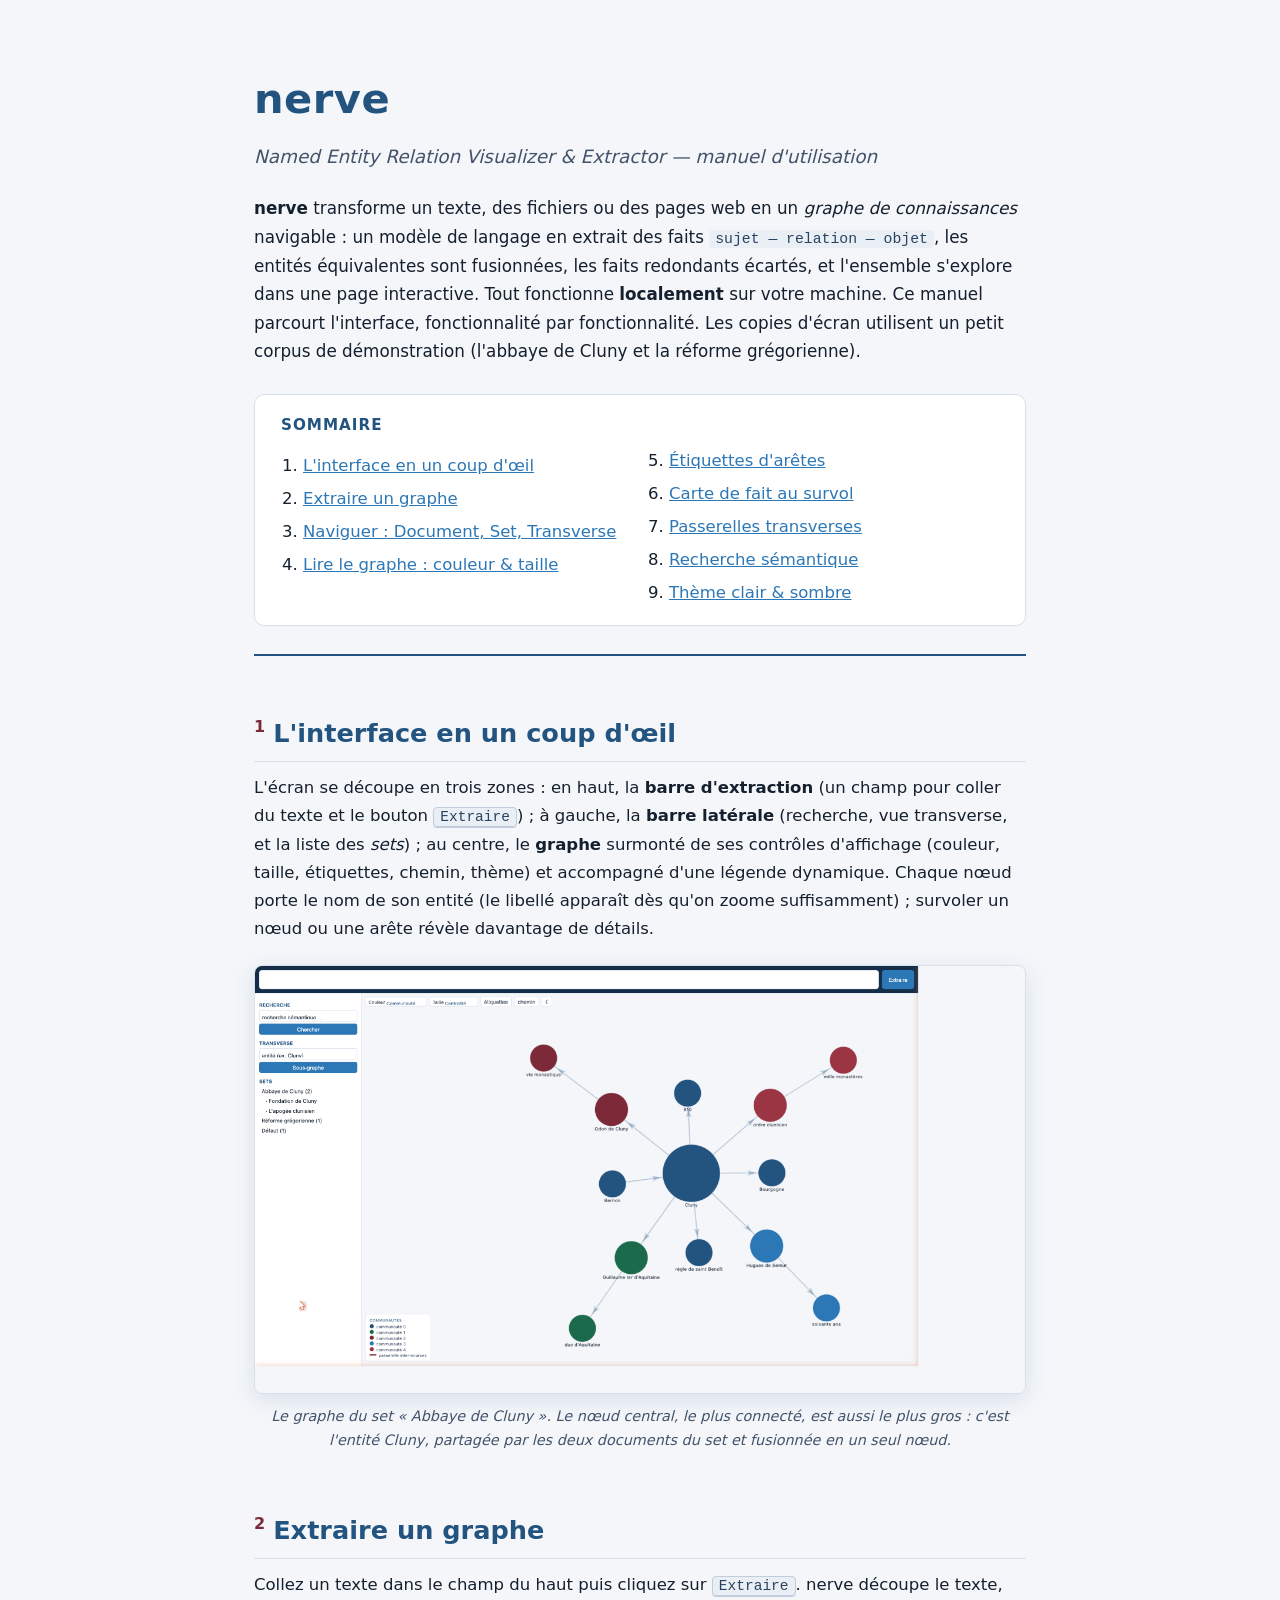
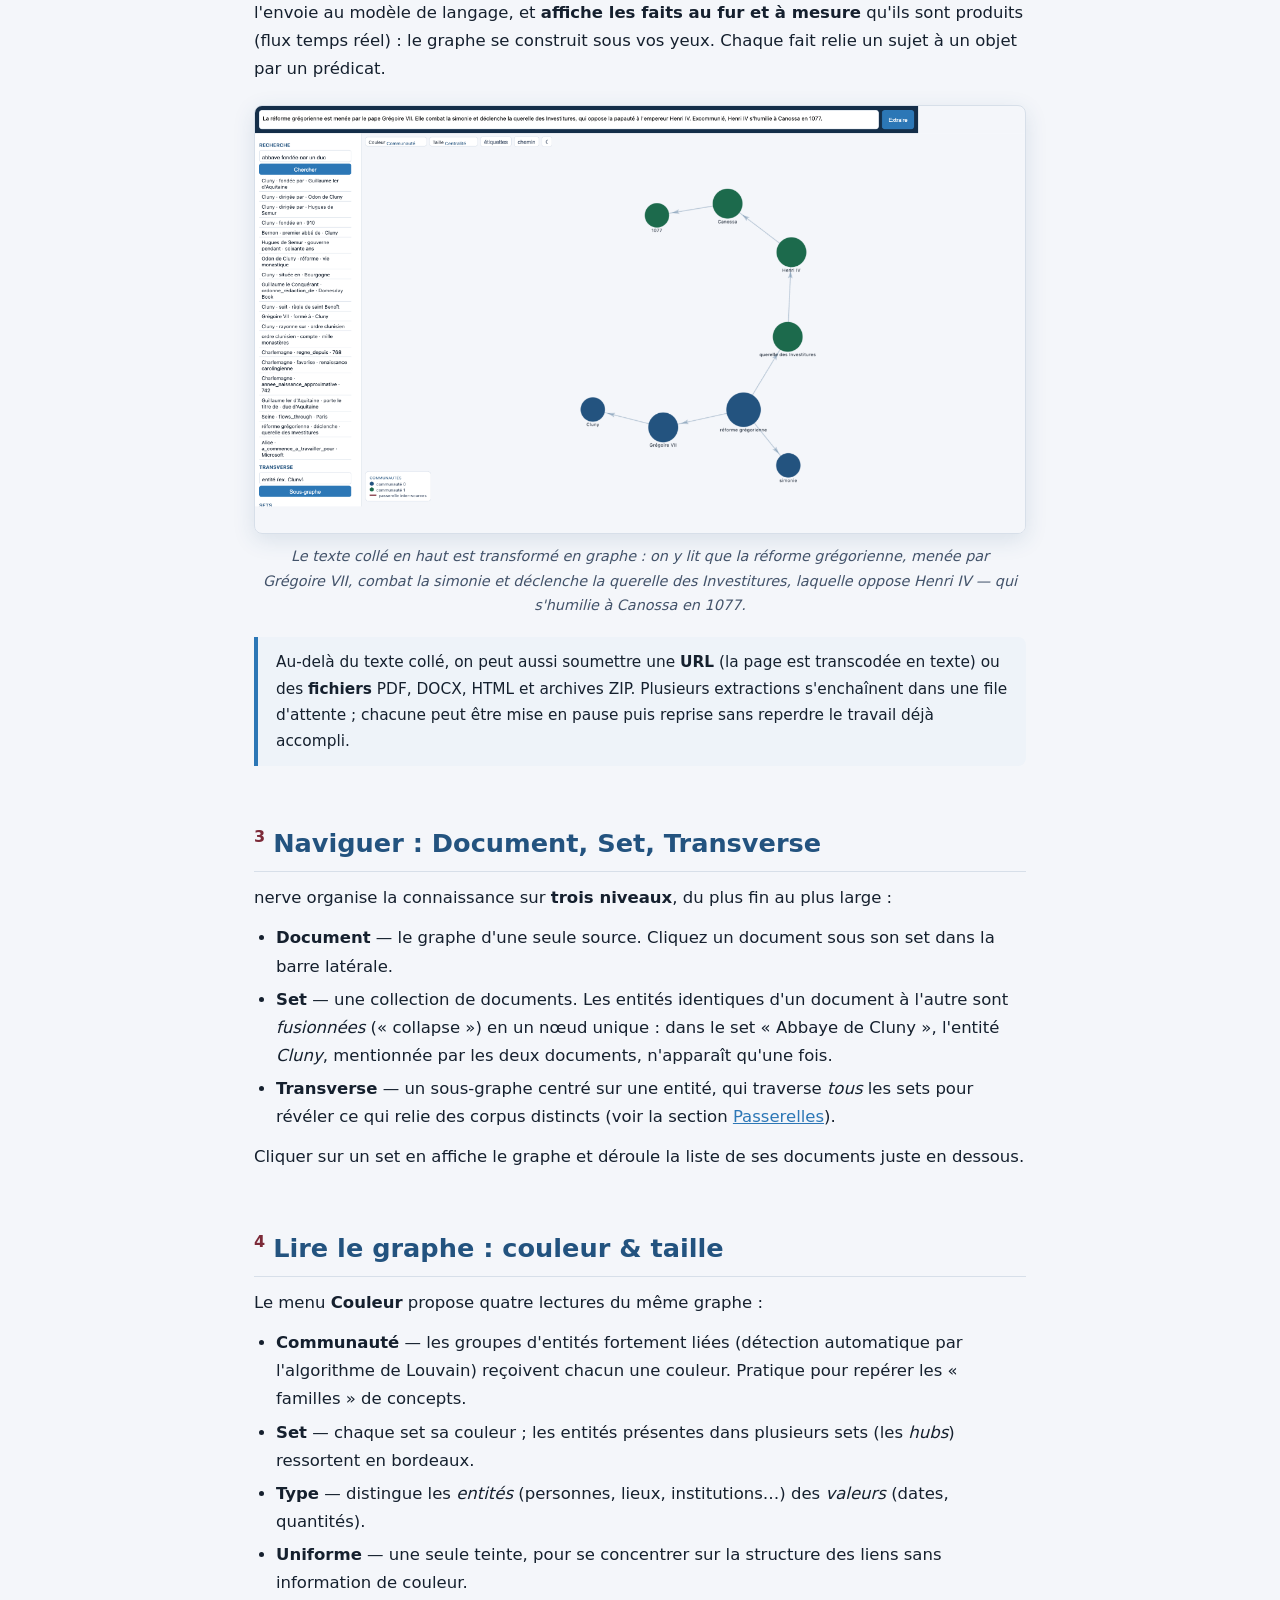
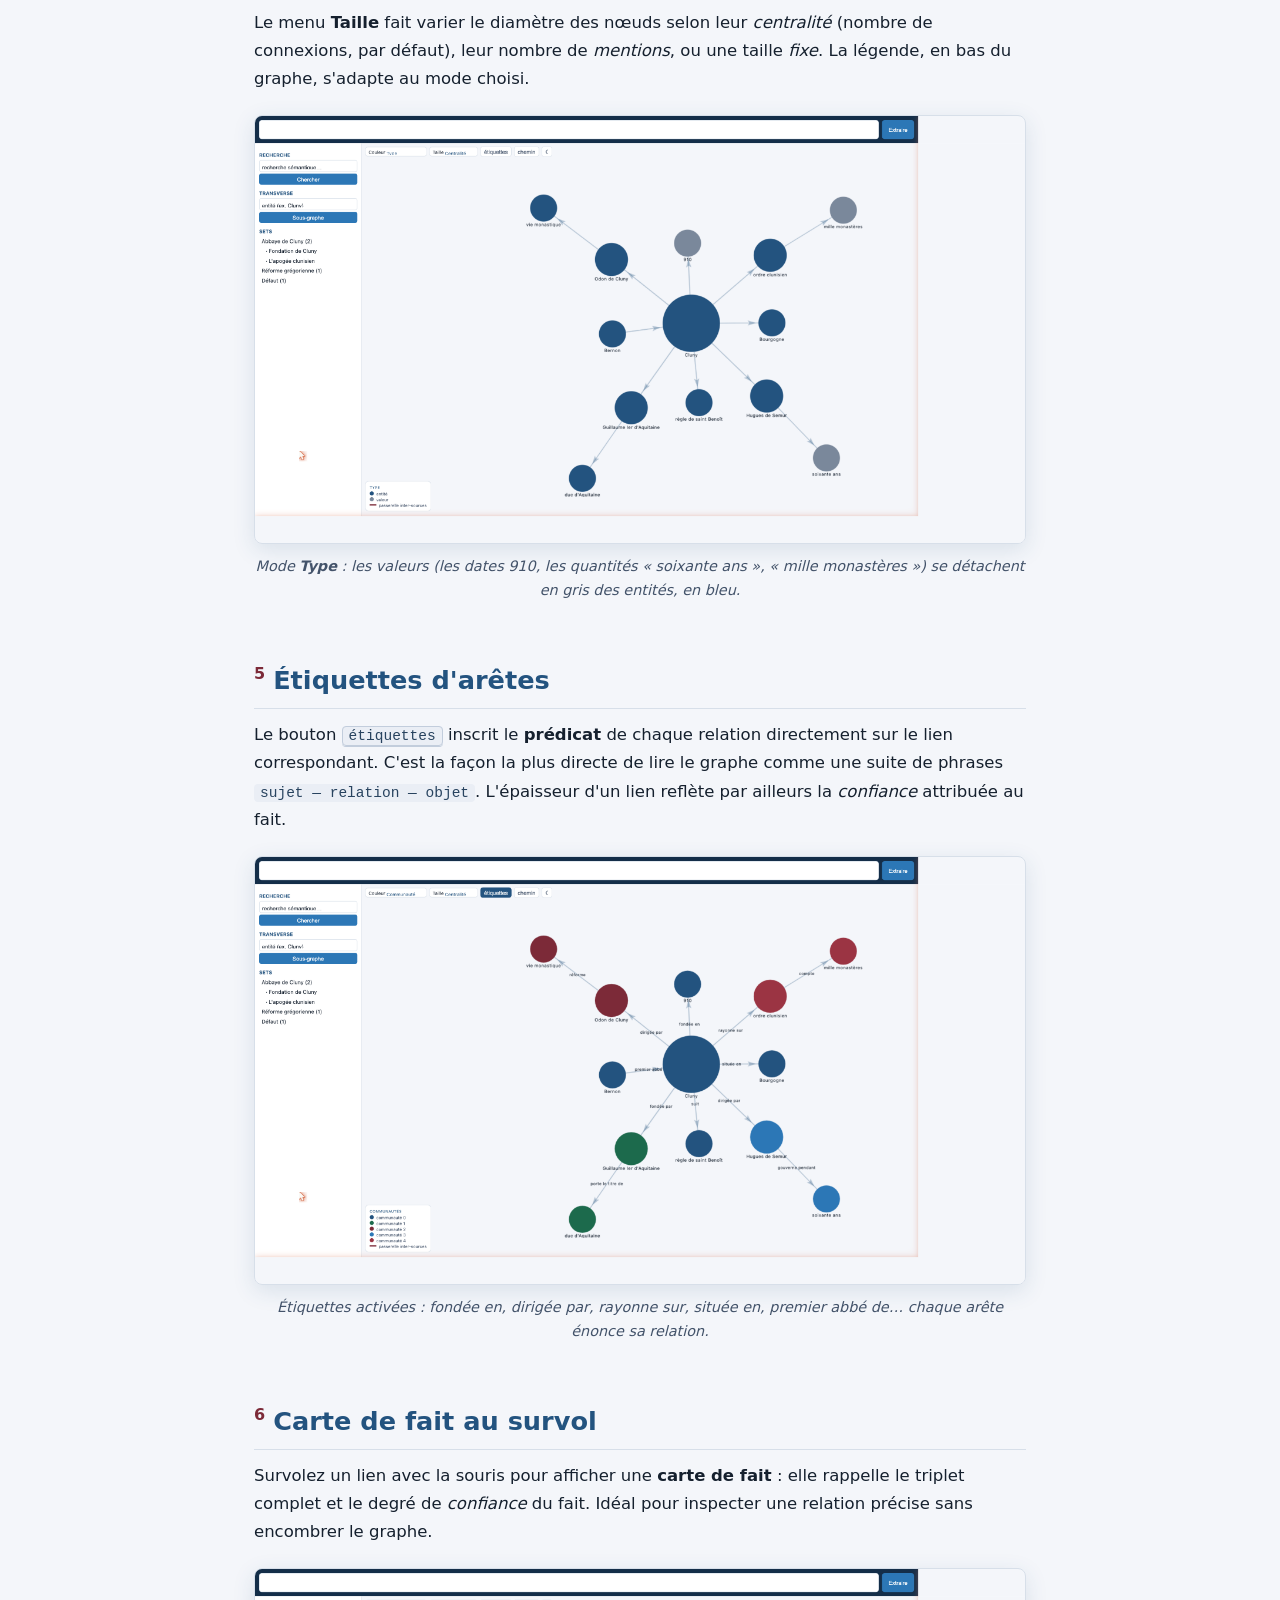
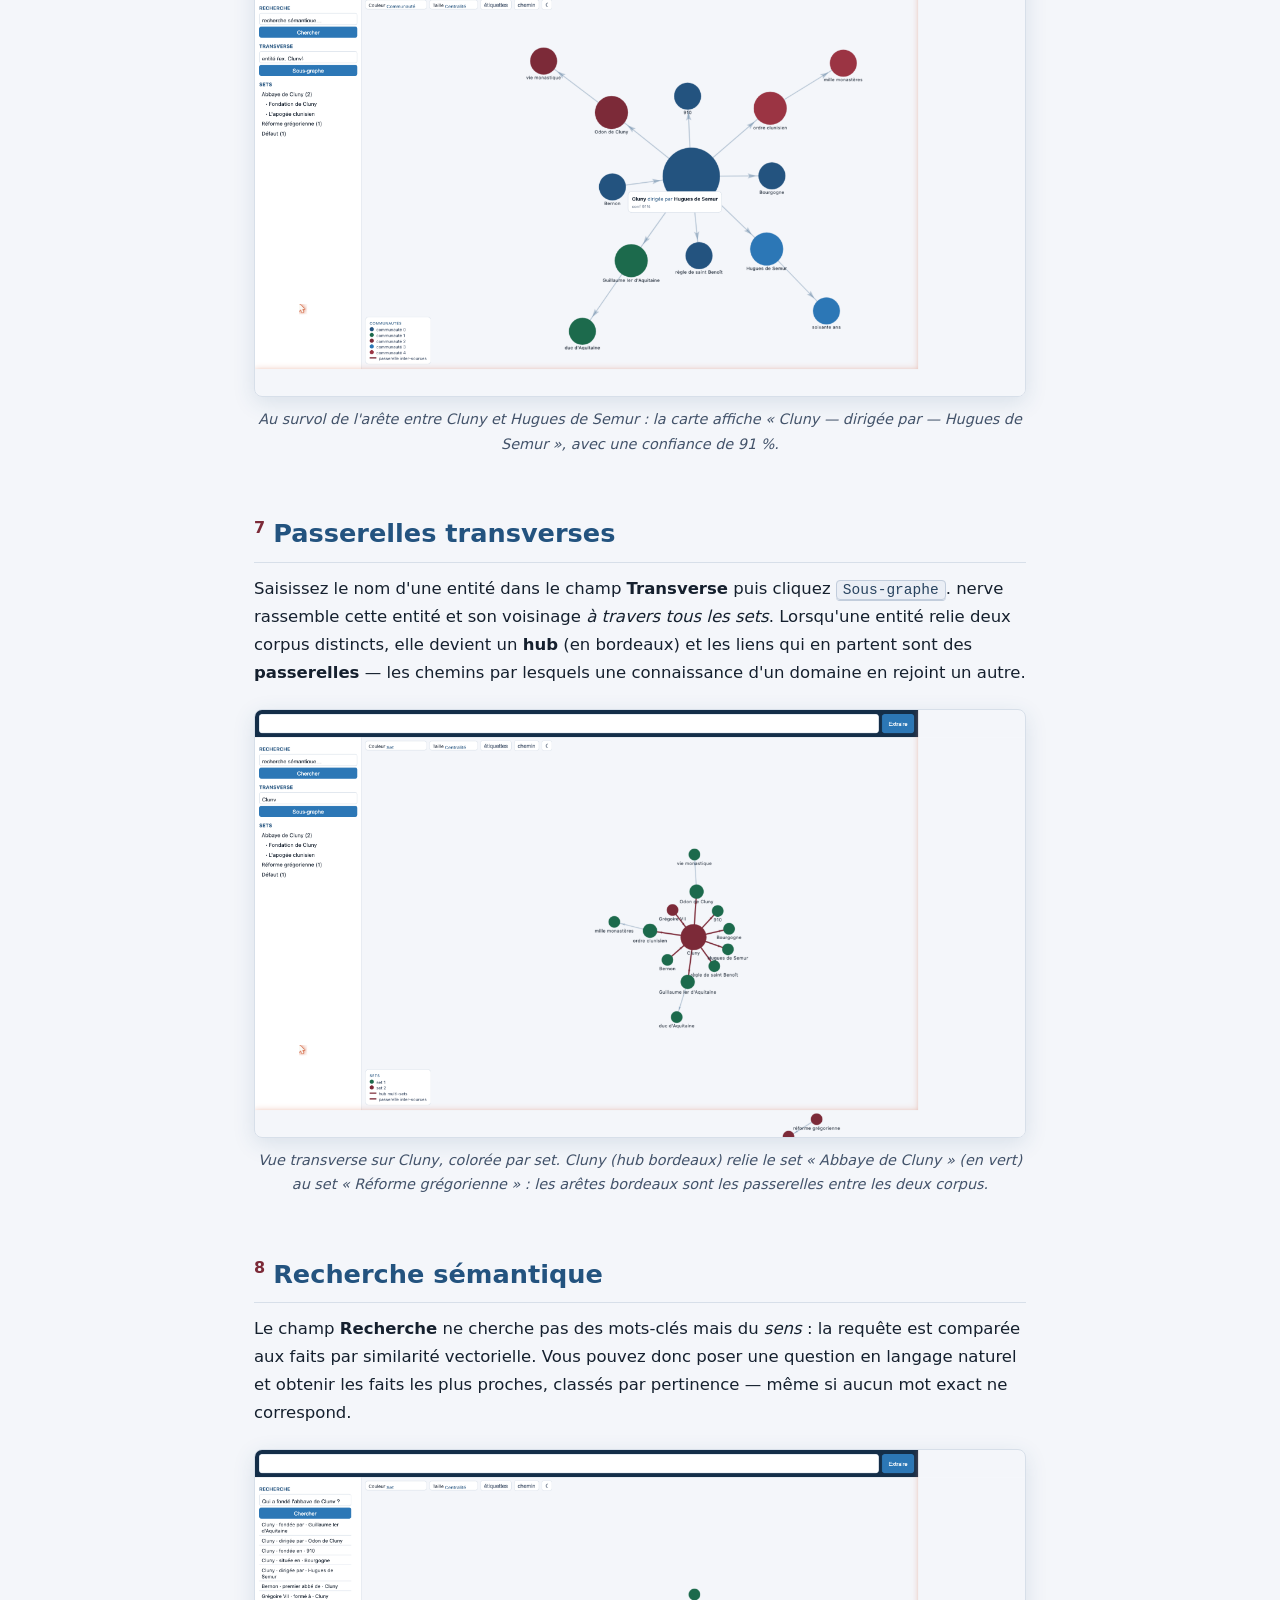
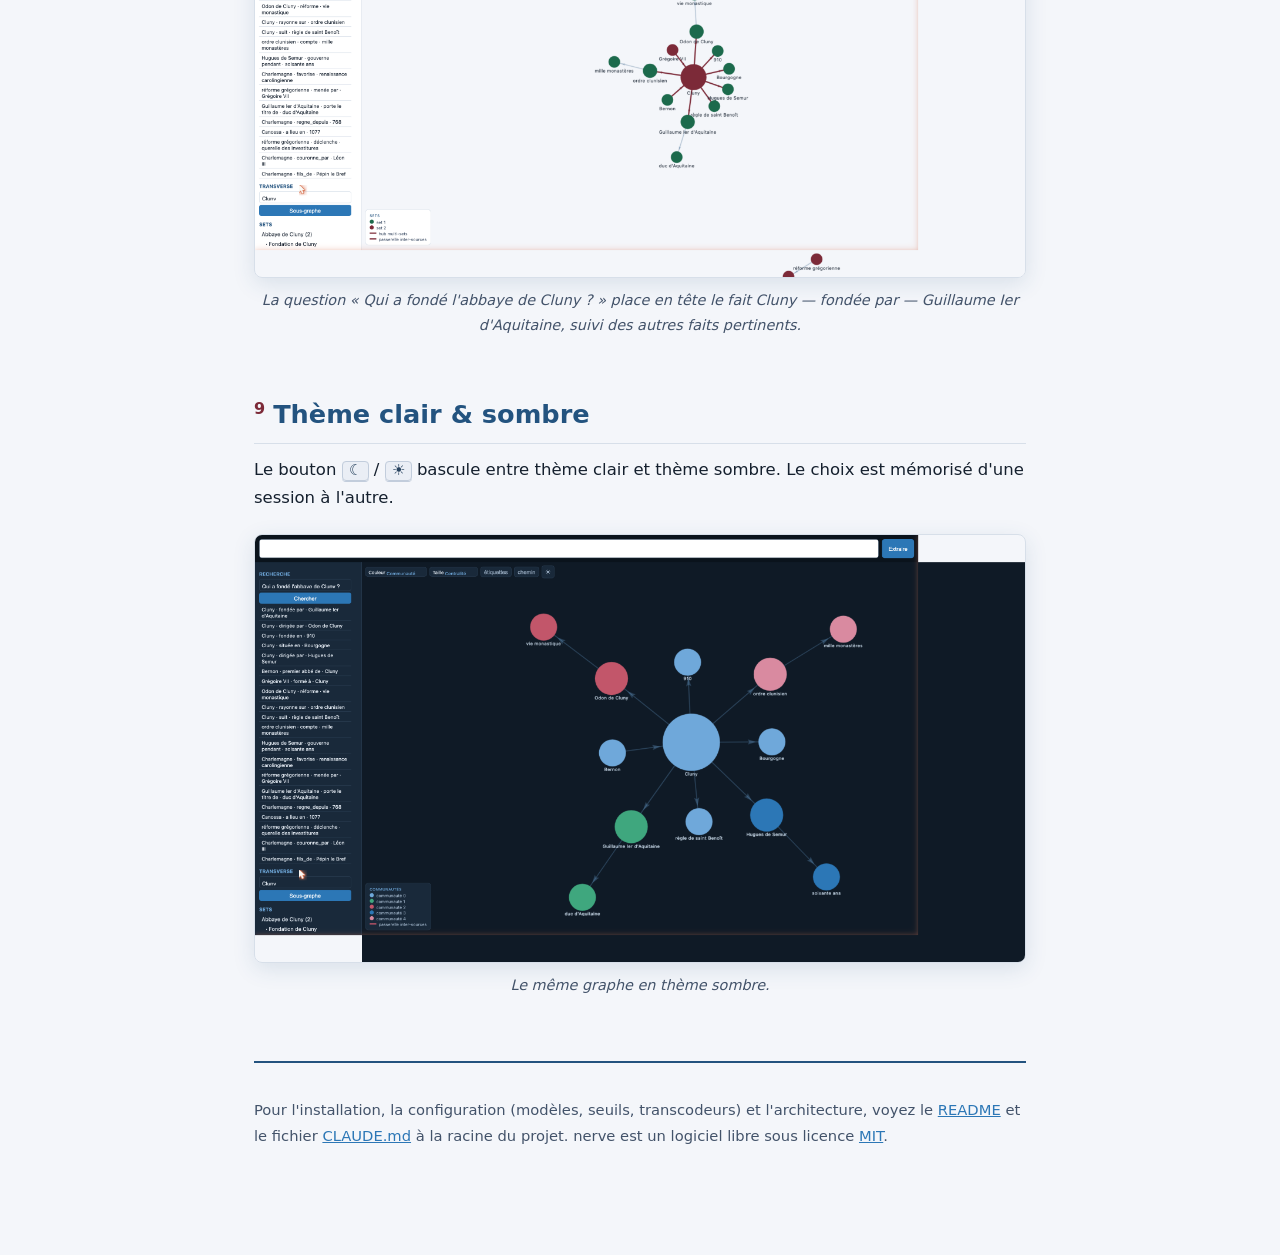
<file: docs/manuel.html>
<!DOCTYPE html>
<html lang="fr">
<head>
<meta charset="utf-8">
<meta name="viewport" content="width=device-width, initial-scale=1">
<title>nerve — Manuel d'utilisation</title>
<style>
  /* identité « instrument » — alignée sur nerve/web/theme.css (mêmes tokens, même police) */
  :root{
    --bg:#F4F6FA; --ink:#15202E; --blue:#23537F; --blue2:#2C77B6;
    --bordeaux:#7C2A38; --green:#1C6A4C; --muted:#43536A;
    --card:#ffffff; --border:#D7DFE9; --accent:#23537F;
    --ui:"Avenir Next","Avenir","Helvetica Neue",system-ui,sans-serif;
    --mono:"SF Mono",Menlo,Consolas,monospace;
  }
  *{box-sizing:border-box;}
  html{scroll-behavior:smooth;}
  body{
    margin:0; background:var(--bg); color:var(--ink);
    font:16.5px/1.7 var(--ui);
  }
  .wrap{max-width:820px; margin:0 auto; padding:0 24px 96px;}
  header{
    padding:64px 0 28px; border-bottom:2px solid var(--blue); margin-bottom:8px;
  }
  h1{font-size:2.6rem; margin:0 0 6px; color:var(--blue); letter-spacing:.5px;}
  .sub{font-size:1.15rem; color:var(--muted); font-style:italic; margin:0;}
  .lead{font-size:1.05rem; margin:22px 0 0;}
  h2{
    font-size:1.6rem; color:var(--blue); margin:56px 0 4px;
    padding-bottom:6px; border-bottom:1px solid var(--border);
  }
  h2 .n{color:var(--bordeaux); font-size:1rem; vertical-align:super; margin-right:8px;}
  h3{font-size:1.15rem; color:var(--bordeaux); margin:28px 0 4px;}
  p{margin:12px 0;}
  a{color:var(--blue2);}
  code,kbd{
    font-family:var(--mono); font-size:.88em;
    background:#eaeef5; padding:1px 6px; border-radius:4px; color:#28435f;
  }
  kbd{border:1px solid #c2cddc; box-shadow:0 1px 0 #c2cddc;}
  figure{margin:22px 0 8px;}
  figure img{
    width:100%; display:block; border:1px solid var(--border); border-radius:8px;
    box-shadow:0 6px 22px rgba(35,83,127,.13);
  }
  figcaption{
    font-size:.9rem; color:var(--muted); font-style:italic;
    text-align:center; margin-top:10px;
  }
  ul,ol{margin:12px 0; padding-left:22px;}
  li{margin:5px 0;}
  .toc{
    background:var(--card); border:1px solid var(--border); border-radius:10px;
    padding:18px 26px; margin:28px 0 0;
  }
  .toc strong{color:var(--blue); display:block; margin-bottom:8px; font-size:.95rem;
    text-transform:uppercase; letter-spacing:1px;}
  .toc ol{columns:2; column-gap:36px; margin:0;}
  .legend-key{display:inline-block; width:13px; height:13px; border-radius:50%;
    vertical-align:middle; margin-right:5px; border:1px solid rgba(0,0,0,.15);}
  .note{
    background:#eef3f9; border-left:4px solid var(--blue2); border-radius:0 8px 8px 0;
    padding:12px 18px; margin:20px 0; font-size:.96rem;
  }
  table{border-collapse:collapse; width:100%; margin:16px 0; font-size:.92rem;
    font-family:var(--ui);}
  th,td{border:1px solid var(--border); padding:7px 11px; text-align:left;}
  th{background:#eaeef5; color:var(--blue);}
  footer{margin-top:64px; padding-top:22px; border-top:2px solid var(--blue);
    color:var(--muted); font-size:.92rem;}
</style>
</head>
<body>
<div class="wrap">

<header>
  <h1>nerve</h1>
  <p class="sub">Named Entity Relation Visualizer &amp; Extractor — manuel d'utilisation</p>
  <p class="lead">
    <strong>nerve</strong> transforme un texte, des fichiers ou des pages web en un
    <em>graphe de connaissances</em> navigable : un modèle de langage en extrait des faits
    <code>sujet — relation — objet</code>, les entités équivalentes sont fusionnées, les faits
    redondants écartés, et l'ensemble s'explore dans une page interactive. Tout fonctionne
    <strong>localement</strong> sur votre machine. Ce manuel parcourt l'interface, fonctionnalité
    par fonctionnalité. Les copies d'écran utilisent un petit corpus de démonstration
    (l'abbaye de Cluny et la réforme grégorienne).
  </p>
  <div class="toc">
    <strong>Sommaire</strong>
    <ol>
      <li><a href="#interface">L'interface en un coup d'œil</a></li>
      <li><a href="#extraire">Extraire un graphe</a></li>
      <li><a href="#niveaux">Naviguer : Document, Set, Transverse</a></li>
      <li><a href="#lire">Lire le graphe : couleur &amp; taille</a></li>
      <li><a href="#etiquettes">Étiquettes d'arêtes</a></li>
      <li><a href="#carte">Carte de fait au survol</a></li>
      <li><a href="#passerelles">Passerelles transverses</a></li>
      <li><a href="#recherche">Recherche sémantique</a></li>
      <li><a href="#theme">Thème clair &amp; sombre</a></li>
    </ol>
  </div>
</header>

<h2 id="interface"><span class="n">1</span>L'interface en un coup d'œil</h2>
<p>
  L'écran se découpe en trois zones&nbsp;: en haut, la <strong>barre d'extraction</strong> (un champ
  pour coller du texte et le bouton <kbd>Extraire</kbd>)&nbsp;; à gauche, la <strong>barre latérale</strong>
  (recherche, vue transverse, et la liste des <em>sets</em>)&nbsp;; au centre, le <strong>graphe</strong>
  surmonté de ses contrôles d'affichage (couleur, taille, étiquettes, chemin, thème) et accompagné
  d'une légende dynamique. Chaque nœud porte le nom de son entité (le libellé apparaît dès qu'on
  zoome suffisamment) ; survoler un nœud ou une arête révèle davantage de détails.
</p>
<figure>
  <img src="img/02-graphe-set.png" alt="Vue d'ensemble de l'interface de nerve avec le graphe d'un set">
  <figcaption>Le graphe du set « Abbaye de Cluny ». Le nœud central, le plus connecté, est aussi
  le plus gros&nbsp;: c'est l'entité <em>Cluny</em>, partagée par les deux documents du set et
  fusionnée en un seul nœud.</figcaption>
</figure>

<h2 id="extraire"><span class="n">2</span>Extraire un graphe</h2>
<p>
  Collez un texte dans le champ du haut puis cliquez sur <kbd>Extraire</kbd>. nerve découpe le
  texte, l'envoie au modèle de langage, et <strong>affiche les faits au fur et à mesure</strong>
  qu'ils sont produits (flux temps réel)&nbsp;: le graphe se construit sous vos yeux. Chaque fait
  relie un sujet à un objet par un prédicat.
</p>
<figure>
  <img src="img/01-extraction-live.png" alt="Graphe extrait d'un paragraphe sur la réforme grégorienne">
  <figcaption>Le texte collé en haut est transformé en graphe&nbsp;: on y lit que la
  <em>réforme grégorienne</em>, menée par <em>Grégoire&nbsp;VII</em>, combat la <em>simonie</em> et
  déclenche la <em>querelle des Investitures</em>, laquelle oppose <em>Henri&nbsp;IV</em> — qui
  s'humilie à <em>Canossa</em> en 1077.</figcaption>
</figure>
<div class="note">
  Au-delà du texte collé, on peut aussi soumettre une <strong>URL</strong> (la page est transcodée
  en texte) ou des <strong>fichiers</strong> PDF, DOCX, HTML et archives ZIP. Plusieurs extractions
  s'enchaînent dans une file d'attente&nbsp;; chacune peut être mise en pause puis reprise sans
  reperdre le travail déjà accompli.
</div>

<h2 id="niveaux"><span class="n">3</span>Naviguer : Document, Set, Transverse</h2>
<p>
  nerve organise la connaissance sur <strong>trois niveaux</strong>, du plus fin au plus large&nbsp;:
</p>
<ul>
  <li><strong>Document</strong> — le graphe d'une seule source. Cliquez un document sous son set
  dans la barre latérale.</li>
  <li><strong>Set</strong> — une collection de documents. Les entités identiques d'un document à
  l'autre sont <em>fusionnées</em> (« collapse ») en un nœud unique&nbsp;: dans le set « Abbaye de
  Cluny », l'entité <em>Cluny</em>, mentionnée par les deux documents, n'apparaît qu'une fois.</li>
  <li><strong>Transverse</strong> — un sous-graphe centré sur une entité, qui traverse <em>tous</em>
  les sets pour révéler ce qui relie des corpus distincts (voir la section
  <a href="#passerelles">Passerelles</a>).</li>
</ul>
<p>
  Cliquer sur un set en affiche le graphe et déroule la liste de ses documents juste en dessous.
</p>

<h2 id="lire"><span class="n">4</span>Lire le graphe : couleur &amp; taille</h2>
<p>
  Le menu <strong>Couleur</strong> propose quatre lectures du même graphe&nbsp;:
</p>
<ul>
  <li><strong>Communauté</strong> — les groupes d'entités fortement liées (détection automatique
  par l'algorithme de Louvain) reçoivent chacun une couleur. Pratique pour repérer les
  « familles » de concepts.</li>
  <li><strong>Set</strong> — chaque set sa couleur&nbsp;; les entités présentes dans plusieurs sets
  (les <em>hubs</em>) ressortent en bordeaux.</li>
  <li><strong>Type</strong> — distingue les <em>entités</em> (personnes, lieux, institutions…) des
  <em>valeurs</em> (dates, quantités).</li>
  <li><strong>Uniforme</strong> — une seule teinte, pour se concentrer sur la structure des liens
  sans information de couleur.</li>
</ul>
<p>
  Le menu <strong>Taille</strong> fait varier le diamètre des nœuds selon leur
  <em>centralité</em> (nombre de connexions, par défaut), leur nombre de <em>mentions</em>, ou
  une taille <em>fixe</em>. La légende, en bas du graphe, s'adapte au mode choisi.
</p>
<figure>
  <img src="img/03-couleur-type.png" alt="Le graphe coloré par type, distinguant entités et valeurs">
  <figcaption>Mode <strong>Type</strong>&nbsp;: les valeurs (les dates <em>910</em>, les quantités
  « soixante&nbsp;ans », « mille&nbsp;monastères ») se détachent en gris des entités, en bleu.</figcaption>
</figure>

<h2 id="etiquettes"><span class="n">5</span>Étiquettes d'arêtes</h2>
<p>
  Le bouton <kbd>étiquettes</kbd> inscrit le <strong>prédicat</strong> de chaque relation
  directement sur le lien correspondant. C'est la façon la plus directe de lire le graphe comme une
  suite de phrases <code>sujet — relation — objet</code>. L'épaisseur d'un lien reflète par
  ailleurs la <em>confiance</em> attribuée au fait.
</p>
<figure>
  <img src="img/04-etiquettes.png" alt="Le graphe du set avec les prédicats affichés sur les arêtes">
  <figcaption>Étiquettes activées&nbsp;: <em>fondée en</em>, <em>dirigée par</em>, <em>rayonne sur</em>,
  <em>située en</em>, <em>premier abbé de</em>… chaque arête énonce sa relation.</figcaption>
</figure>

<h2 id="carte"><span class="n">6</span>Carte de fait au survol</h2>
<p>
  Survolez un lien avec la souris pour afficher une <strong>carte de fait</strong>&nbsp;: elle rappelle
  le triplet complet et le degré de <em>confiance</em> du fait. Idéal pour inspecter une relation
  précise sans encombrer le graphe.
</p>
<figure>
  <img src="img/05-carte-fait.png" alt="Carte de fait affichée au survol d'une arête">
  <figcaption>Au survol de l'arête entre <em>Cluny</em> et <em>Hugues de Semur</em>&nbsp;: la carte
  affiche « Cluny — dirigée par — Hugues de Semur », avec une confiance de 91&nbsp;%.</figcaption>
</figure>

<h2 id="passerelles"><span class="n">7</span>Passerelles transverses</h2>
<p>
  Saisissez le nom d'une entité dans le champ <strong>Transverse</strong> puis cliquez
  <kbd>Sous-graphe</kbd>. nerve rassemble cette entité et son voisinage <em>à travers tous les
  sets</em>. Lorsqu'une entité relie deux corpus distincts, elle devient un <strong>hub</strong>
  (en bordeaux) et les liens qui en partent sont des <strong>passerelles</strong> — les chemins par
  lesquels une connaissance d'un domaine en rejoint un autre.
</p>
<figure>
  <img src="img/06-transverse-passerelles.png" alt="Vue transverse centrée sur Cluny, avec les passerelles en bordeaux">
  <figcaption>Vue transverse sur <em>Cluny</em>, colorée par set. Cluny (hub bordeaux) relie le set
  « Abbaye de Cluny » (en vert) au set « Réforme grégorienne »&nbsp;: les arêtes bordeaux sont les
  passerelles entre les deux corpus.</figcaption>
</figure>

<h2 id="recherche"><span class="n">8</span>Recherche sémantique</h2>
<p>
  Le champ <strong>Recherche</strong> ne cherche pas des mots-clés mais du <em>sens</em>&nbsp;: la
  requête est comparée aux faits par similarité vectorielle. Vous pouvez donc poser une question en
  langage naturel et obtenir les faits les plus proches, classés par pertinence — même si aucun mot
  exact ne correspond.
</p>
<figure>
  <img src="img/07-recherche.png" alt="Résultats d'une recherche sémantique dans la barre latérale">
  <figcaption>La question « Qui a fondé l'abbaye de Cluny&nbsp;? » place en tête le fait
  <em>Cluny — fondée par — Guillaume Ier d'Aquitaine</em>, suivi des autres faits pertinents.</figcaption>
</figure>

<h2 id="theme"><span class="n">9</span>Thème clair &amp; sombre</h2>
<p>
  Le bouton <kbd>☾</kbd> / <kbd>☀</kbd> bascule entre thème clair et thème sombre. Le choix est
  mémorisé d'une session à l'autre.
</p>
<figure>
  <img src="img/08-theme-sombre.png" alt="Le graphe du set en thème sombre">
  <figcaption>Le même graphe en thème sombre.</figcaption>
</figure>

<footer>
  <p>
    Pour l'installation, la configuration (modèles, seuils, transcodeurs) et l'architecture, voyez le
    <a href="../README.md">README</a> et le fichier <a href="../CLAUDE.md">CLAUDE.md</a> à la racine
    du projet. nerve est un logiciel libre sous licence <a href="../LICENSE">MIT</a>.
  </p>
</footer>

</div>
</body>
</html>
</file>
